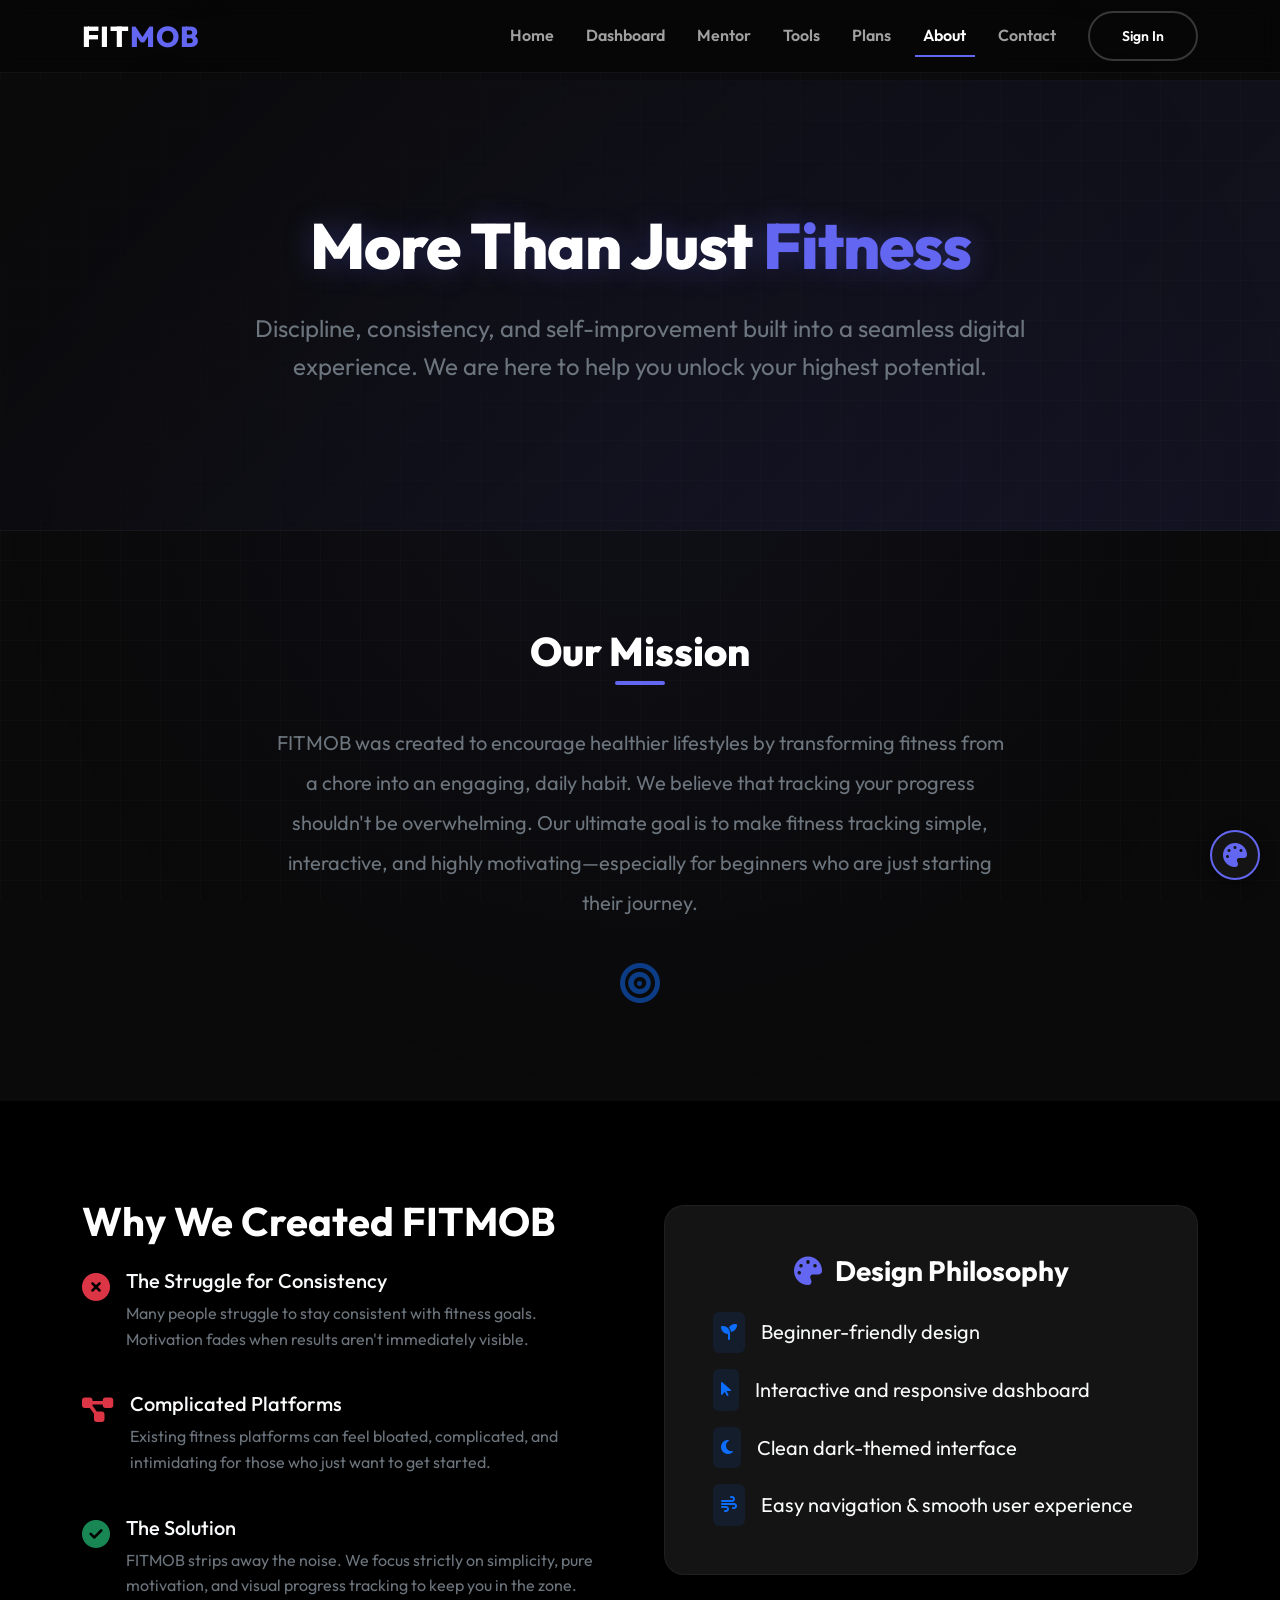
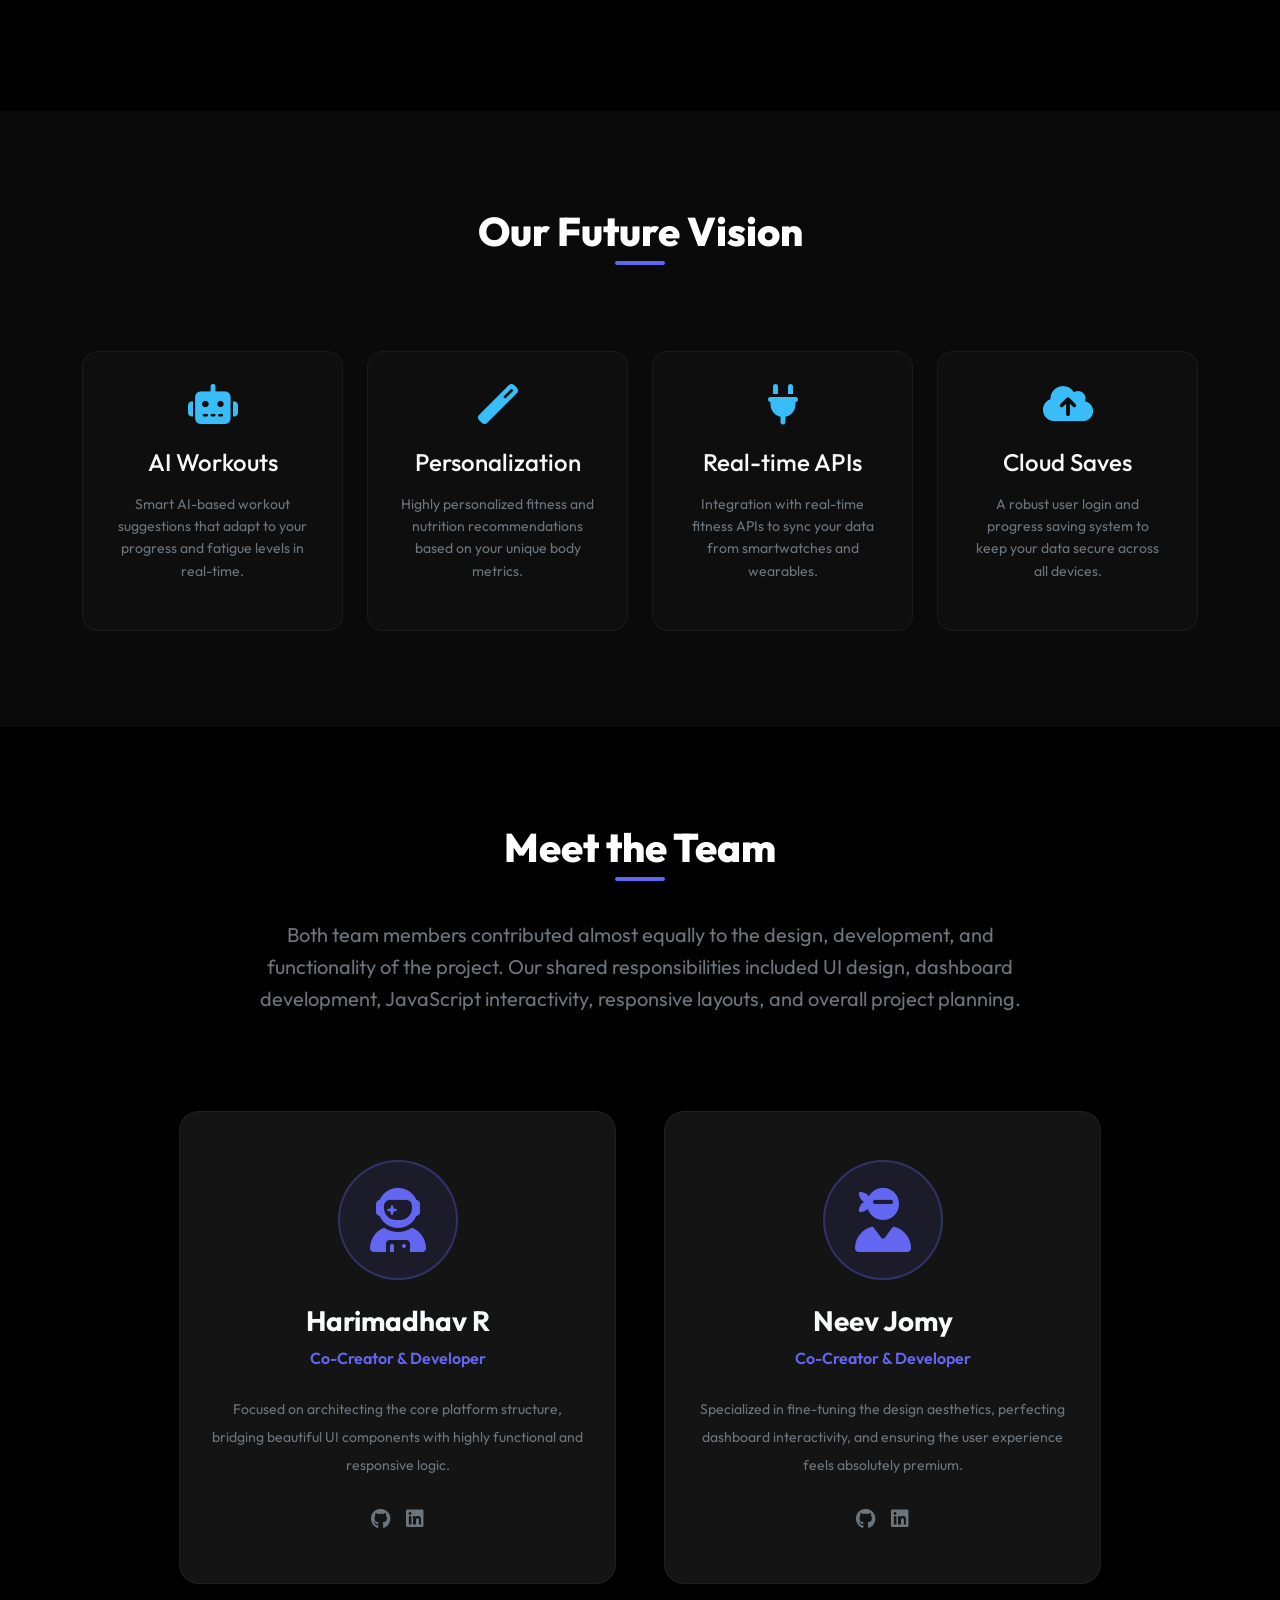
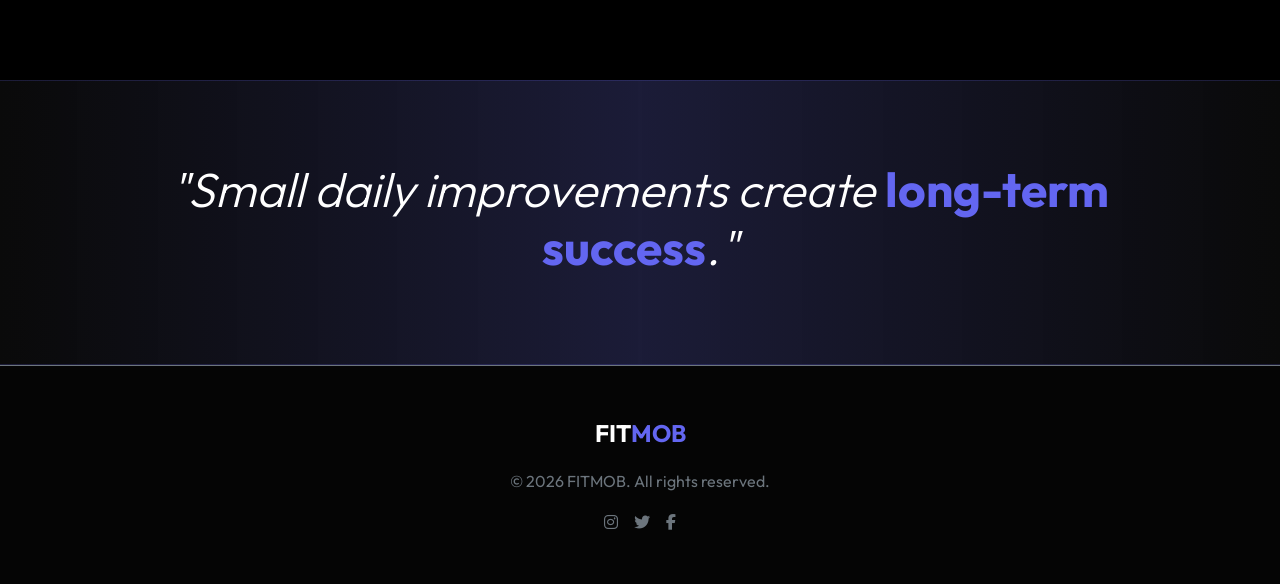
<file: about.html>
<!DOCTYPE html>
<html lang="en">

<head>
    <meta charset="UTF-8">
    <meta name="viewport" content="width=device-width, initial-scale=1.0">
    <title>FITMOB | About Us</title>
    <meta name="description" content="Learn more about FITMOB, our mission, and the team behind the platform.">
    <!-- Bootstrap 5 CSS -->
    <link href="https://cdn.jsdelivr.net/npm/bootstrap@5.3.0/dist/css/bootstrap.min.css" rel="stylesheet">
    <link rel="stylesheet" href="styles.css?v=6">
    <!-- Google Fonts -->
    <link rel="preconnect" href="https://fonts.googleapis.com">
    <link rel="preconnect" href="https://fonts.gstatic.com" crossorigin>
    <link href="https://fonts.googleapis.com/css2?family=Outfit:wght@300;400;600;800&display=swap" rel="stylesheet">
    <!-- FontAwesome for icons -->
    <link rel="stylesheet" href="https://cdnjs.cloudflare.com/ajax/libs/font-awesome/6.4.0/css/all.min.css">

    <style>
        .about-page {
            padding-top: 80px;
        }

        /* Hero Banner */
        .about-hero {
            position: relative;
            padding: 8rem 0;
            background: linear-gradient(135deg, rgba(10, 10, 10, 0.95), rgba(99, 102, 241, 0.1));
            border-bottom: 1px solid rgba(255, 255, 255, 0.05);
            text-align: center;
        }

        .about-hero h1 {
            font-size: 4rem;
            font-weight: 800;
            letter-spacing: -1px;
            margin-bottom: 1.5rem;
            text-shadow: 0 0 30px rgba(99, 102, 241, 0.3);
        }

        /* Section Typography */
        .section-header {
            font-size: 2.5rem;
            font-weight: 800;
            margin-bottom: 3rem;
            position: relative;
            display: inline-block;
        }

        .section-header::after {
            content: '';
            position: absolute;
            bottom: -10px;
            left: 50%;
            transform: translateX(-50%);
            width: 50px;
            height: 4px;
            background: var(--accent-neon);
            border-radius: 2px;
        }

        /* Team Cards */
        .team-card {
            background: var(--bg-card);
            border: 1px solid rgba(255, 255, 255, 0.05);
            border-radius: 20px;
            padding: 3rem 2rem;
            text-align: center;
            transition: var(--transition);
            height: 100%;
        }

        .team-card:hover {
            transform: translateY(-10px);
            border-color: var(--accent-neon);
            box-shadow: 0 20px 40px rgba(0, 0, 0, 0.4);
        }

        .team-avatar {
            width: 120px;
            height: 120px;
            background: rgba(99, 102, 241, 0.1);
            border-radius: 50%;
            margin: 0 auto 1.5rem auto;
            display: flex;
            align-items: center;
            justify-content: center;
            font-size: 4rem;
            color: var(--accent-neon);
            border: 2px solid rgba(99, 102, 241, 0.3);
        }

        /* Features/Vision Grid */
        .vision-icon {
            font-size: 2.5rem;
            color: #38bdf8;
            /* Blue accent */
            margin-bottom: 1.5rem;
        }

        .vision-card {
            background: rgba(255, 255, 255, 0.02);
            border: 1px solid rgba(255, 255, 255, 0.05);
            border-radius: 16px;
            padding: 2rem;
            height: 100%;
            transition: var(--transition);
        }

        .vision-card:hover {
            background: rgba(255, 255, 255, 0.05);
            transform: translateY(-5px);
            border-color: #38bdf8;
            box-shadow: 0 10px 30px rgba(56, 189, 248, 0.2);
        }

        /* Motivational Banner */
        .motivation-banner {
            background: linear-gradient(90deg, rgba(10, 10, 10, 1) 0%, rgba(99, 102, 241, 0.2) 50%, rgba(10, 10, 10, 1) 100%);
            padding: 5rem 0;
            border-top: 1px solid rgba(99, 102, 241, 0.2);
            border-bottom: 1px solid rgba(99, 102, 241, 0.2);
            text-align: center;
        }

        .motivation-banner h2 {
            font-size: 3rem;
            font-style: italic;
            font-weight: 300;
        }
    </style>
</head>

<body class="about-page">

    <!-- Bootstrap Navbar -->
    <nav class="navbar navbar-expand-lg navbar-dark fixed-top" id="navbar">
        <div class="container">
            <a class="navbar-brand" href="index.html">FIT<span>MOB</span></a>
            <button class="navbar-toggler" type="button" data-bs-toggle="collapse" data-bs-target="#navbarNav">
                <span class="navbar-toggler-icon"></span>
            </button>
            <div class="collapse navbar-collapse" id="navbarNav">
                <ul class="navbar-nav ms-auto align-items-center">
                    <li class="nav-item"><a class="nav-link" href="index.html">Home</a></li>
                    <li class="nav-item"><a class="nav-link" href="dashboard.html">Dashboard</a></li>
                    <li class="nav-item"><a class="nav-link" href="mentor.html">Mentor</a></li>
                    <li class="nav-item"><a class="nav-link" href="tools.html">Tools</a></li>
                    <li class="nav-item"><a class="nav-link" href="plans.html">Plans</a></li>
                    <li class="nav-item"><a class="nav-link active" href="about.html">About</a></li>
                    <li class="nav-item"><a class="nav-link" href="profile.html">Contact</a></li>
                    <li class="nav-item ms-lg-3"><button id="nav-signin-btn"
                            class="btn btn-secondary btn-sm rounded-pill px-4 py-2 mt-2 mt-lg-0">Sign In</button></li>
                    <li class="nav-item ms-lg-2" id="nav-profile-item" style="display: none;">
                        <a href="profile.html" class="nav-link fs-4" title="My Profile">
                            <i class="fas fa-user-circle"></i>
                        </a>
                    </li>
                </ul>
            </div>
        </div>
    </nav>

    <!-- 2. Hero/About Banner -->
    <header class="about-hero">
        <div class="container fade-in-up">
            <h1>More Than Just <span class="highlight">Fitness</span></h1>
            <p class="fs-4 text-secondary max-w-700 mx-auto" style="max-width: 800px;">
                Discipline, consistency, and self-improvement built into a seamless digital experience. We are here to
                help you unlock your highest potential.
            </p>
        </div>
    </header>

    <!-- 3. Our Mission Section -->
    <section class="py-5 my-5">
        <div class="container">
            <div class="row justify-content-center text-center">
                <div class="col-lg-8 fade-in-up" style="animation-delay: 0.2s;">
                    <h2 class="section-header">Our Mission</h2>
                    <p class="fs-5 text-secondary lh-lg mb-4">
                        FITMOB was created to encourage healthier lifestyles by transforming fitness from a chore into
                        an engaging, daily habit. We believe that tracking your progress shouldn't be overwhelming. Our
                        ultimate goal is to make fitness tracking simple, interactive, and highly motivating—especially
                        for beginners who are just starting their journey.
                    </p>
                    <i class="fas fa-bullseye fs-1 text-primary mt-3 opacity-50"></i>
                </div>
            </div>
        </div>
    </section>

    <!-- 4. Why We Created FITMOB & 5. Design Philosophy -->
    <section class="py-5 bg-black">
        <div class="container py-5">
            <div class="row g-5 align-items-center">
                <!-- Why We Created It -->
                <div class="col-lg-6 fade-in-up" style="animation-delay: 0.3s;">
                    <h2 class="fs-1 fw-bold mb-4">Why We Created FITMOB</h2>
                    <div class="d-flex flex-column gap-4">
                        <div class="d-flex gap-3">
                            <i class="fas fa-times-circle fs-3 text-danger mt-1"></i>
                            <div>
                                <h4 class="fs-5 text-light">The Struggle for Consistency</h4>
                                <p class="text-secondary">Many people struggle to stay consistent with fitness goals.
                                    Motivation fades when results aren't immediately visible.</p>
                            </div>
                        </div>
                        <div class="d-flex gap-3">
                            <i class="fas fa-project-diagram fs-3 text-danger mt-1"></i>
                            <div>
                                <h4 class="fs-5 text-light">Complicated Platforms</h4>
                                <p class="text-secondary">Existing fitness platforms can feel bloated, complicated, and
                                    intimidating for those who just want to get started.</p>
                            </div>
                        </div>
                        <div class="d-flex gap-3">
                            <i class="fas fa-check-circle fs-3 text-success mt-1"></i>
                            <div>
                                <h4 class="fs-5 text-light">The Solution</h4>
                                <p class="text-secondary">FITMOB strips away the noise. We focus strictly on simplicity,
                                    pure motivation, and visual progress tracking to keep you in the zone.</p>
                            </div>
                        </div>
                    </div>
                </div>

                <!-- Design Philosophy -->
                <div class="col-lg-6 fade-in-up" style="animation-delay: 0.4s;">
                    <div class="card bg-dark border-0 rounded-4 p-5" style="box-shadow: 0 20px 50px rgba(0,0,0,0.5);">
                        <h2 class="fs-3 fw-bold mb-4 text-center"><i class="fas fa-palette highlight me-2"></i> Design
                            Philosophy</h2>
                        <ul class="list-unstyled d-flex flex-column gap-3 mb-0">
                            <li class="d-flex align-items-center gap-3">
                                <div class="bg-primary bg-opacity-10 p-2 rounded"><i
                                        class="fas fa-seedling text-primary"></i></div>
                                <span class="fs-5 text-light">Beginner-friendly design</span>
                            </li>
                            <li class="d-flex align-items-center gap-3">
                                <div class="bg-primary bg-opacity-10 p-2 rounded"><i
                                        class="fas fa-mouse-pointer text-primary"></i></div>
                                <span class="fs-5 text-light">Interactive and responsive dashboard</span>
                            </li>
                            <li class="d-flex align-items-center gap-3">
                                <div class="bg-primary bg-opacity-10 p-2 rounded"><i
                                        class="fas fa-moon text-primary"></i></div>
                                <span class="fs-5 text-light">Clean dark-themed interface</span>
                            </li>
                            <li class="d-flex align-items-center gap-3">
                                <div class="bg-primary bg-opacity-10 p-2 rounded"><i
                                        class="fas fa-wind text-primary"></i></div>
                                <span class="fs-5 text-light">Easy navigation & smooth user experience</span>
                            </li>
                        </ul>
                    </div>
                </div>
            </div>
        </div>
    </section>

    <!-- 6. Future Vision Section -->
    <section class="py-5 my-5">
        <div class="container text-center">
            <h2 class="section-header fade-in-up">Our Future Vision</h2>
            <div class="row g-4 mt-4">
                <div class="col-md-6 col-lg-3 fade-in-up" style="animation-delay: 0.1s;">
                    <div class="vision-card">
                        <i class="fas fa-robot vision-icon"></i>
                        <h4 class="text-light mb-3">AI Workouts</h4>
                        <p class="text-secondary small">Smart AI-based workout suggestions that adapt to your progress
                            and fatigue levels in real-time.</p>
                    </div>
                </div>
                <div class="col-md-6 col-lg-3 fade-in-up" style="animation-delay: 0.2s;">
                    <div class="vision-card">
                        <i class="fas fa-magic vision-icon"></i>
                        <h4 class="text-light mb-3">Personalization</h4>
                        <p class="text-secondary small">Highly personalized fitness and nutrition recommendations based
                            on your unique body metrics.</p>
                    </div>
                </div>
                <div class="col-md-6 col-lg-3 fade-in-up" style="animation-delay: 0.3s;">
                    <div class="vision-card">
                        <i class="fas fa-plug vision-icon"></i>
                        <h4 class="text-light mb-3">Real-time APIs</h4>
                        <p class="text-secondary small">Integration with real-time fitness APIs to sync your data from
                            smartwatches and wearables.</p>
                    </div>
                </div>
                <div class="col-md-6 col-lg-3 fade-in-up" style="animation-delay: 0.4s;">
                    <div class="vision-card">
                        <i class="fas fa-cloud-upload-alt vision-icon"></i>
                        <h4 class="text-light mb-3">Cloud Saves</h4>
                        <p class="text-secondary small">A robust user login and progress saving system to keep your data
                            secure across all devices.</p>
                    </div>
                </div>
            </div>
        </div>
    </section>

    <!-- 7. Meet the Team Section -->
    <section class="py-5 bg-black">
        <div class="container py-5">
            <div class="text-center mb-5 fade-in-up">
                <h2 class="section-header">Meet the Team</h2>
                <p class="text-secondary fs-5 max-w-700 mx-auto" style="max-width: 800px;">
                    Both team members contributed almost equally to the design, development, and functionality of the
                    project. Our shared responsibilities included UI design, dashboard development, JavaScript
                    interactivity, responsive layouts, and overall project planning.
                </p>
            </div>

            <div class="row justify-content-center g-5 mt-2">
                <!-- Team Member 1 -->
                <div class="col-md-6 col-lg-5 fade-in-up" style="animation-delay: 0.2s;">
                    <div class="team-card">
                        <div class="team-avatar">
                            <i class="fas fa-user-astronaut"></i>
                        </div>
                        <h3 class="fs-3 fw-bold text-light mb-2">Harimadhav R</h3>
                        <p class="highlight fw-semibold mb-4">Co-Creator & Developer</p>
                        <p class="text-secondary small lh-lg">Focused on architecting the core platform structure,
                            bridging beautiful UI components with highly functional and responsive logic.</p>
                        <div class="d-flex justify-content-center gap-3 mt-4">
                            <a href="https://github.com/hariharihari16" target="_blank" class="text-secondary fs-5"><i
                                    class="fab fa-github"></i></a>
                            <a href="https://www.linkedin.com/in/harimadhav-r-a22502301/" target="_blank"
                                class="text-secondary fs-5"><i class="fab fa-linkedin"></i></a>
                        </div>
                    </div>
                </div>

                <!-- Team Member 2 -->
                <div class="col-md-6 col-lg-5 fade-in-up" style="animation-delay: 0.4s;">
                    <div class="team-card">
                        <div class="team-avatar">
                            <i class="fas fa-user-ninja"></i>
                        </div>
                        <h3 class="fs-3 fw-bold text-light mb-2">Neev Jomy</h3>
                        <p class="highlight fw-semibold mb-4">Co-Creator & Developer</p>
                        <p class="text-secondary small lh-lg">Specialized in fine-tuning the design aesthetics,
                            perfecting dashboard interactivity, and ensuring the user experience feels absolutely
                            premium.</p>
                        <div class="d-flex justify-content-center gap-3 mt-4">
                            <a href="https://github.com/neevjomy" target="_blank" class="text-secondary fs-5"><i
                                    class="fab fa-github"></i></a>
                            <a href="https://linkedin.com/in/neevjomy" target="_blank" class="text-secondary fs-5"><i
                                    class="fab fa-linkedin"></i></a>
                        </div>
                    </div>
                </div>
            </div>
        </div>
    </section>

    <!-- 8. Motivation Banner -->
    <section class="motivation-banner fade-in-up">
        <div class="container">
            <h2>"Small daily improvements create <span class="highlight fw-bold" style="font-style: normal;">long-term
                    success</span>."</h2>
        </div>
    </section>

    <!-- Footer -->
    <footer class="py-5 border-top border-secondary">
        <div class="container text-center">
            <div class="fs-4 fw-bold mb-3">FIT<span class="highlight">MOB</span></div>
            <p class="text-secondary">&copy; 2026 FITMOB. All rights reserved.</p>
            <div class="d-flex justify-content-center gap-3 mt-3">
                <a href="#" class="text-secondary"><i class="fab fa-instagram"></i></a>
                <a href="#" class="text-secondary"><i class="fab fa-twitter"></i></a>
                <a href="#" class="text-secondary"><i class="fab fa-facebook-f"></i></a>
            </div>
        </div>
    </footer>

    <!-- Sign In Modal -->
    <div id="signin-modal" class="modal">
        <div class="modal-content">
            <span class="close-btn">&times;</span>
            <h2 id="modal-title">Welcome to FIT<span class="highlight">MOB</span></h2>
            <p id="modal-subtitle">Sign in to access your personal dashboard.</p>

            <form id="auth-form" class="auth-form">
                <div class="mb-3 text-start">
                    <input type="text" id="auth-username" class="form-control" placeholder="Username" required
                        minlength="3">
                </div>
                <div class="mb-3 text-start">
                    <input type="password" id="auth-password" class="form-control" placeholder="Password" required
                        minlength="4">
                </div>
                <p id="auth-error" class="auth-error text-danger small"></p>
                <button type="submit" id="auth-submit-btn" class="btn btn-primary w-100">Sign In</button>
            </form>

            <div class="form-toggle text-center mt-3">
                <span id="form-toggle-text" class="text-secondary">Don't have an account? <a href="#"
                        id="toggle-auth-link" class="highlight">Create one</a></span>
            </div>

            <div class="my-3 text-secondary"><span>OR</span></div>
            <button id="btn-guest" class="btn btn-secondary w-100">
                <i class="fas fa-user-astronaut me-2"></i> Continue as Guest
            </button>
        </div>
    </div>

    <!-- Bootstrap 5 JS Bundle -->
    <script src="https://cdn.jsdelivr.net/npm/bootstrap@5.3.0/dist/js/bootstrap.bundle.min.js"></script>
    <!-- Core JS for Auth & Nav -->
    <script src="script.js?v=6"></script>

    <!-- Optional: Add an intersection observer specific to this page for animations if script.js isn't catching them -->
    <script>
        document.addEventListener('DOMContentLoaded', () => {
            const faders = document.querySelectorAll('.fade-in-up');
            const appearOptions = { threshold: 0.1, rootMargin: "0px 0px -50px 0px" };

            const appearOnScroll = new IntersectionObserver(function (entries, observer) {
                entries.forEach(entry => {
                    if (!entry.isIntersecting) return;
                    entry.target.style.animationPlayState = 'running';
                    // We let script.js handle the actual addition of classes, but if needed we could add an active class here
                    observer.unobserve(entry.target);
                });
            }, appearOptions);

            faders.forEach(fader => {
                fader.style.animationPlayState = 'paused'; // pause until observed
                appearOnScroll.observe(fader);
            });
        });
    </script>
</body>

</html>
</file>
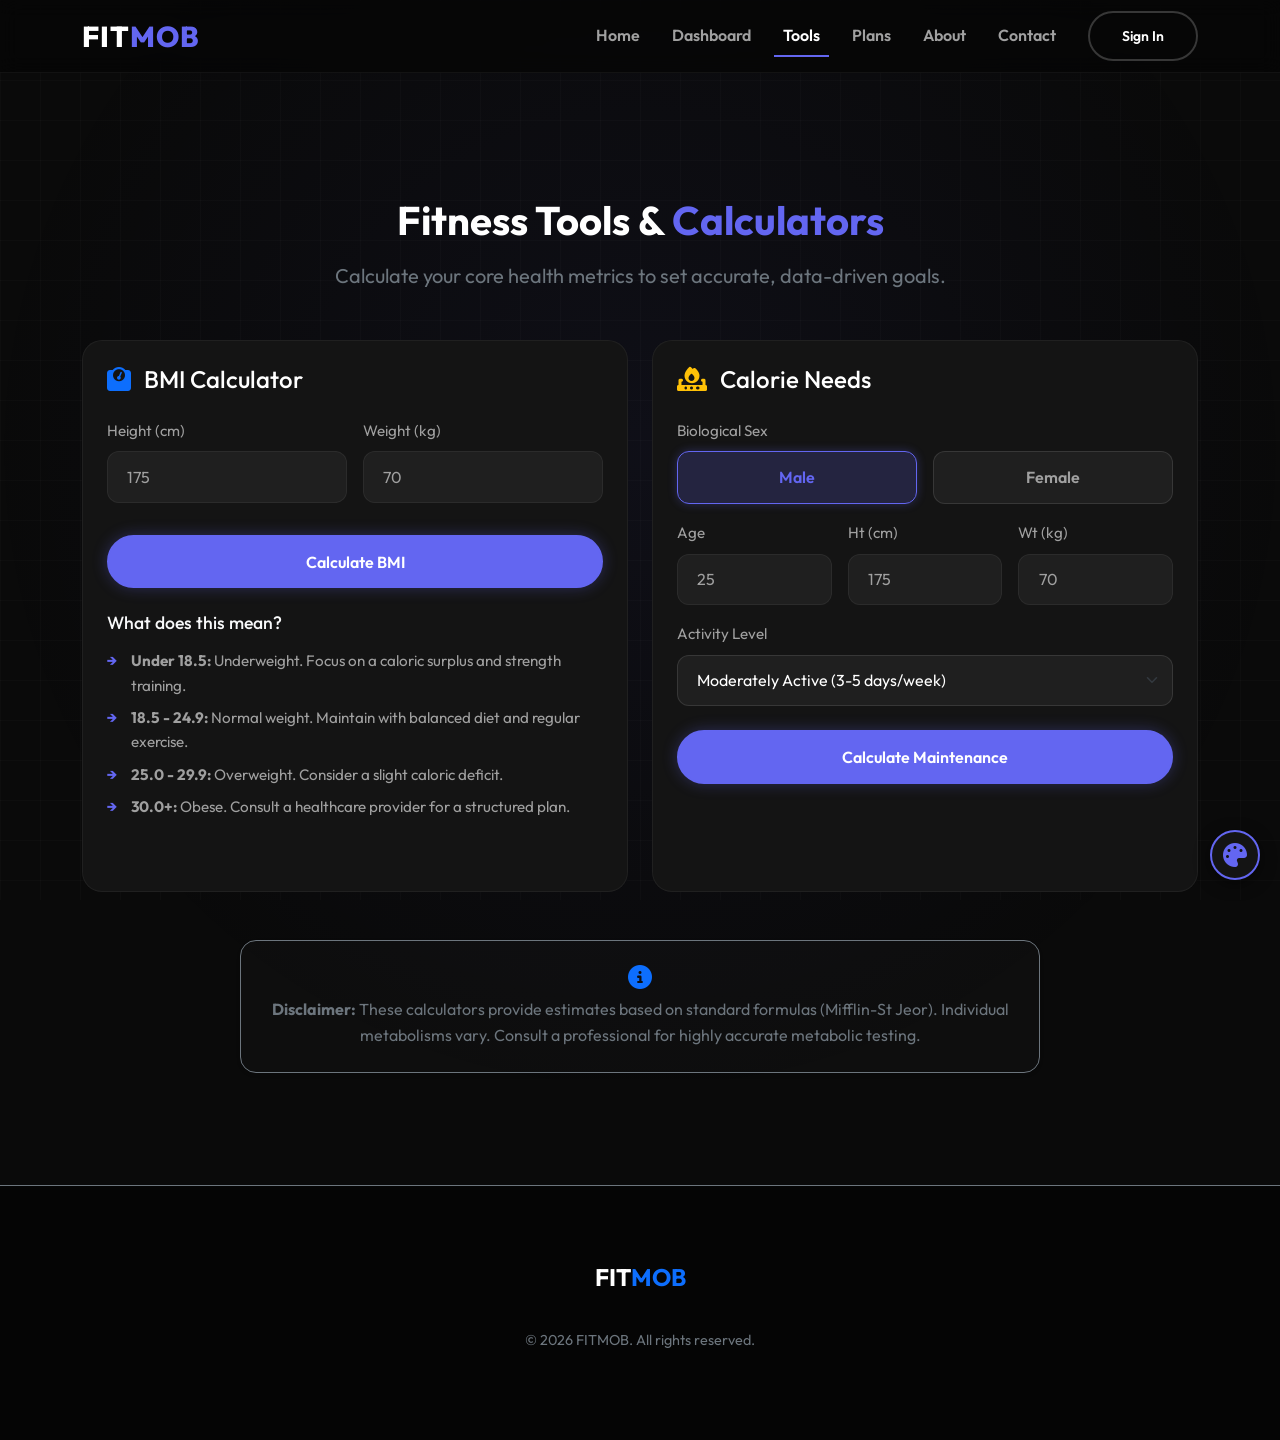
<file: tools.html>
<!DOCTYPE html>
<html lang="en">
<head>
    <meta charset="UTF-8">
    <meta name="viewport" content="width=device-width, initial-scale=1.0">
    <title>FITMOB | Health Tools & Calculators</title>
    <meta name="description" content="Calculate your BMI, estimate daily calories, and get health tips on FITMOB.">
    <!-- Bootstrap 5 CSS -->
    <link href="https://cdn.jsdelivr.net/npm/bootstrap@5.3.0/dist/css/bootstrap.min.css" rel="stylesheet">
    <link rel="stylesheet" href="styles.css?v=7">
    <!-- Google Fonts -->
    <link rel="preconnect" href="https://fonts.googleapis.com">
    <link rel="preconnect" href="https://fonts.gstatic.com" crossorigin>
    <link href="https://fonts.googleapis.com/css2?family=Outfit:wght@300;400;600;800&display=swap" rel="stylesheet">
    <!-- FontAwesome for icons -->
    <link rel="stylesheet" href="https://cdnjs.cloudflare.com/ajax/libs/font-awesome/6.4.0/css/all.min.css">
    <style>
        /* Specific Tools Page Styles to complement styles.css */
        .tools-page {
            padding-top: 100px; /* Offset for navbar */
            min-height: 100vh;
        }

        .gender-toggle {
            display: flex;
            gap: 1rem;
            margin-bottom: 1rem;
        }

        .gender-btn {
            flex: 1;
            background: rgba(255, 255, 255, 0.05);
            border: 1px solid rgba(255, 255, 255, 0.1);
            color: var(--text-secondary);
            padding: 0.8rem;
            border-radius: 12px;
            cursor: pointer;
            transition: var(--transition);
            font-weight: 600;
        }

        .gender-btn:hover {
            background: rgba(255, 255, 255, 0.1);
            color: var(--text-primary);
        }

        .gender-btn.active {
            background: rgba(99, 102, 241, 0.2);
            border-color: var(--accent-neon);
            color: var(--accent-neon);
            box-shadow: 0 0 10px rgba(99, 102, 241, 0.3);
        }

        .result-box {
            margin-top: 1.5rem;
            padding: 1.5rem;
            background: rgba(0, 0, 0, 0.3);
            border-radius: 12px;
            border: 1px solid rgba(255, 255, 255, 0.05);
            text-align: center;
            display: none;
            animation: fadeIn 0.4s ease;
        }

        .result-box.show {
            display: block;
        }

        .result-value {
            font-size: 2.5rem;
            font-weight: 800;
            color: var(--text-primary);
            margin: 0.5rem 0;
            text-shadow: 0 0 15px rgba(99, 102, 241, 0.3);
        }

        .result-category {
            font-size: 1.2rem;
            font-weight: 600;
            text-transform: uppercase;
            letter-spacing: 1px;
        }

        /* BMI Colors */
        .cat-underweight { color: #3b82f6; }
        .cat-normal { color: #22c55e; text-shadow: 0 0 10px rgba(34, 197, 94, 0.4); }
        .cat-overweight { color: #f59e0b; }
        .cat-obese { color: #ef4444; }

        .tips-list {
            margin-top: 2rem;
            text-align: left;
        }

        .tips-list h4 {
            font-size: 1.1rem;
            margin-bottom: 1rem;
            color: var(--text-primary);
        }

        .tips-list ul {
            padding-left: 0;
        }

        .tips-list li {
            position: relative;
            padding-left: 1.5rem;
            margin-bottom: 0.5rem;
            color: var(--text-secondary);
            font-size: 0.95rem;
        }

        .tips-list li::before {
            content: '→';
            position: absolute;
            left: 0;
            color: var(--accent-neon);
            font-weight: bold;
        }
    </style>
</head>
<body class="tools-page">
    <!-- Bootstrap Navbar -->
    <nav class="navbar navbar-expand-lg navbar-dark fixed-top" id="navbar">
        <div class="container">
            <a class="navbar-brand" href="index.html">FIT<span>MOB</span></a>
            <button class="navbar-toggler" type="button" data-bs-toggle="collapse" data-bs-target="#navbarNav">
                <span class="navbar-toggler-icon"></span>
            </button>
            <div class="collapse navbar-collapse" id="navbarNav">
                <ul class="navbar-nav ms-auto align-items-center">
                    <li class="nav-item"><a class="nav-link" href="index.html">Home</a></li>
                    <li class="nav-item"><a class="nav-link" href="dashboard.html">Dashboard</a></li>
                    <li class="nav-item"><a class="nav-link active" href="tools.html">Tools</a></li>
                    <li class="nav-item"><a class="nav-link" href="plans.html">Plans</a></li>
                    <li class="nav-item"><a class="nav-link" href="about.html">About</a></li>
                    <li class="nav-item"><a class="nav-link" href="profile.html">Contact</a></li>
                    <li class="nav-item ms-lg-3"><button id="nav-signin-btn" class="btn btn-secondary btn-sm rounded-pill px-4 py-2 mt-2 mt-lg-0">Sign In</button></li>
                    <li class="nav-item ms-lg-2" id="nav-profile-item" style="display: none;">
                        <a href="profile.html" class="nav-link fs-4" title="My Profile">
                            <i class="fas fa-user-circle"></i>
                        </a>
                    </li>
                </ul>
            </div>
        </div>
    </nav>

    <!-- Main Content -->
    <main class="container py-5 mt-4">
        <header class="text-center mb-5 fade-in-up">
            <h1 class="fw-bold mb-3 fs-1 mt-4">Fitness Tools & <span class="highlight">Calculators</span></h1>
            <p class="text-secondary fs-5">Calculate your core health metrics to set accurate, data-driven goals.</p>
        </header>

        <div class="row g-4 mb-5">
            <!-- BMI Calculator -->
            <div class="col-lg-6">
                <section class="card calculator-card fade-in-up p-4 border-0 h-100" style="animation-delay: 0.1s;">
                    <h2 class="fs-4 mb-4"><i class="fas fa-weight-scale text-primary me-2"></i> BMI Calculator</h2>
                    
                    <form id="bmi-form">
                        <div class="row g-3 mb-3">
                            <div class="col-6">
                                <label class="form-label" for="bmi-height">Height (cm)</label>
                                <input type="number" id="bmi-height" class="form-control" placeholder="175" required min="50" max="300">
                            </div>
                            <div class="col-6">
                                <label class="form-label" for="bmi-weight">Weight (kg)</label>
                                <input type="number" id="bmi-weight" class="form-control" placeholder="70" required min="20" max="400">
                            </div>
                        </div>
                        <button type="submit" class="btn btn-primary w-100 mt-3">Calculate BMI</button>
                    </form>

                    <!-- BMI Result -->
                    <div id="bmi-result-box" class="result-box mt-4">
                        <p class="mb-1 text-secondary">Your Body Mass Index</p>
                        <div id="bmi-value" class="result-value">--</div>
                        <div id="bmi-category" class="result-category">Waiting for input...</div>
                    </div>

                    <!-- BMI Info -->
                    <div class="tips-list mt-4">
                        <h4 class="text-light">What does this mean?</h4>
                        <ul class="text-secondary small">
                            <li><strong>Under 18.5:</strong> Underweight. Focus on a caloric surplus and strength training.</li>
                            <li><strong>18.5 - 24.9:</strong> Normal weight. Maintain with balanced diet and regular exercise.</li>
                            <li><strong>25.0 - 29.9:</strong> Overweight. Consider a slight caloric deficit.</li>
                            <li><strong>30.0+:</strong> Obese. Consult a healthcare provider for a structured plan.</li>
                        </ul>
                    </div>
                </section>
            </div>

            <!-- Calorie Calculator -->
            <div class="col-lg-6">
                <section class="card calculator-card fade-in-up p-4 border-0 h-100" style="animation-delay: 0.2s;">
                    <h2 class="fs-4 mb-4"><i class="fas fa-fire-burner text-warning me-2"></i> Calorie Needs</h2>
                    
                    <form id="calorie-form">
                        <label class="form-label">Biological Sex</label>
                        <div class="gender-toggle">
                            <button type="button" class="gender-btn active" data-gender="male">Male</button>
                            <button type="button" class="gender-btn" data-gender="female">Female</button>
                        </div>

                        <div class="row g-3 mb-3">
                            <div class="col-4">
                                <label class="form-label" for="cal-age">Age</label>
                                <input type="number" id="cal-age" class="form-control" placeholder="25" required min="15" max="100">
                            </div>
                            <div class="col-4">
                                <label class="form-label" for="cal-height">Ht (cm)</label>
                                <input type="number" id="cal-height" class="form-control" placeholder="175" required min="100" max="250">
                            </div>
                            <div class="col-4">
                                <label class="form-label" for="cal-weight">Wt (kg)</label>
                                <input type="number" id="cal-weight" class="form-control" placeholder="70" required min="30" max="250">
                            </div>
                        </div>

                        <div class="mb-3">
                            <label class="form-label" for="cal-activity">Activity Level</label>
                            <select id="cal-activity" class="form-select bg-dark text-light border-secondary">
                                <option value="1.2">Sedentary (Little/no exercise)</option>
                                <option value="1.375">Light Active (1-3 days/week)</option>
                                <option value="1.55" selected>Moderately Active (3-5 days/week)</option>
                                <option value="1.725">Very Active (6-7 days/week)</option>
                                <option value="1.9">Extra Active (Physical job + training)</option>
                            </select>
                        </div>

                        <button type="submit" class="btn btn-primary w-100 mt-2">Calculate Maintenance</button>
                    </form>

                    <!-- Calorie Result -->
                    <div id="cal-result-box" class="result-box mt-4">
                        <p class="mb-1 text-secondary">Maintenance Calories (TDEE)</p>
                        <div id="cal-value" class="result-value" style="color: var(--accent-neon);">--</div>
                        <p class="small text-secondary mb-0">calories / day</p>
                    </div>
                </section>
            </div>
        </div>

        <!-- Info Alert -->
        <div class="alert alert-dark text-center py-4 fade-in border-secondary text-secondary rounded-4 shadow-sm mx-auto" style="max-width: 800px; background: rgba(255,255,255,0.02);">
            <i class="fas fa-info-circle text-primary fs-4 mb-2 d-block"></i>
            <strong>Disclaimer:</strong> These calculators provide estimates based on standard formulas (Mifflin-St Jeor). Individual metabolisms vary. Consult a professional for highly accurate metabolic testing.
        </div>
    </main>

    <!-- Footer -->
    <footer class="mt-5 border-top border-secondary">
        <div class="container footer-content text-center py-4">
            <div class="footer-logo fs-4 fw-bold">FIT<span class="text-primary">MOB</span></div>
            <p class="text-secondary mt-2">&copy; 2026 FITMOB. All rights reserved.</p>
        </div>
    </footer>

    <!-- Sign In Modal -->
    <div id="signin-modal" class="modal">
        <div class="modal-content">
            <span class="close-btn">&times;</span>
            <h2 id="modal-title">Welcome to FIT<span class="highlight">MOB</span></h2>
            <p id="modal-subtitle">Sign in to access your personal dashboard.</p>
            
            <form id="auth-form" class="auth-form">
                <div class="mb-3">
                    <input type="text" id="auth-username" class="form-control" placeholder="Username" required minlength="3">
                </div>
                <div class="mb-3">
                    <input type="password" id="auth-password" class="form-control" placeholder="Password" required minlength="4">
                </div>
                <p id="auth-error" class="auth-error text-danger"></p>
                <button type="submit" id="auth-submit-btn" class="btn btn-primary w-100">Sign In</button>
            </form>
            
            <div class="form-toggle text-center mt-3">
                <span id="form-toggle-text" class="text-secondary">Don't have an account? <a href="#" id="toggle-auth-link" class="highlight">Create one</a></span>
            </div>

            <div class="modal-divider my-3"><span>OR</span></div>
            <button id="btn-guest" class="btn btn-secondary w-100">
                <i class="fas fa-user-astronaut me-2"></i> Continue as Guest
            </button>
        </div>
    </div>

    <!-- Bootstrap 5 JS Bundle -->
    <script src="https://cdn.jsdelivr.net/npm/bootstrap@5.3.0/dist/js/bootstrap.bundle.min.js"></script>
    <script src="script.js?v=4"></script>
    <script src="tools.js?v=6"></script>
</body>
</html>
</file>
<file: styles.css>
/* Base Styles & Variables */
:root {
    --bg-dark: #0a0a0a;
    --bg-darker: #050505;
    --bg-card: #141414;
    --accent-neon: #6366f1;
    --accent-neon-hover: #4f46e5;
    --text-primary: #ffffff;
    --text-secondary: #a0a0a0;
    --font-main: 'Outfit', sans-serif;
    --transition: all 0.3s ease;
}

* {
    margin: 0;
    padding: 0;
    box-sizing: border-box;
}

html {
    /* Removed scroll-behavior: smooth to fix trackpad/mousewheel jank */
}

body {
    font-family: var(--font-main);
    background-color: var(--bg-dark);
    color: var(--text-primary);
    line-height: 1.6;
    overflow-x: hidden;
    position: relative;
    z-index: 0;
}

/* Premium Background Grid & Dynamic Glow */
body::before {
    content: '';
    position: fixed;
    top: 0;
    left: 0;
    width: 100vw;
    height: 100vh;
    background-image: 
        linear-gradient(rgba(255, 255, 255, 0.02) 1px, transparent 1px),
        linear-gradient(90deg, rgba(255, 255, 255, 0.02) 1px, transparent 1px);
    background-size: 40px 40px;
    z-index: -2;
    pointer-events: none;
}

body::after {
    content: '';
    position: fixed;
    top: -20%;
    left: -20%;
    width: 140vw;
    height: 140vh;
    background: radial-gradient(circle at center, var(--accent-neon) 0%, transparent 60%);
    opacity: 0.06;
    z-index: -1;
    pointer-events: none;
    animation: pulseGlow 15s ease-in-out infinite alternate;
}

@keyframes pulseGlow {
    0% { transform: scale(1) translate(0, 0); }
    50% { transform: scale(1.1) translate(5%, 5%); }
    100% { transform: scale(1) translate(-5%, -5%); }
}

a {
    text-decoration: none;
    color: inherit;
}

ul {
    list-style: none;
}

.highlight {
    color: var(--accent-neon);
}

/* Bootstrap Navbar Overrides */
.navbar {
    background: rgba(5, 5, 5, 0.8) !important;
    backdrop-filter: blur(10px);
    -webkit-backdrop-filter: blur(10px);
    border-bottom: 1px solid rgba(255, 255, 255, 0.05);
    transition: var(--transition);
}

.navbar.scrolled {
    background: rgba(5, 5, 5, 0.95) !important;
    box-shadow: 0 5px 20px rgba(0, 0, 0, 0.5) !important;
}

.navbar-brand {
    font-size: 1.8rem;
    font-weight: 800;
    letter-spacing: 1px;
    color: var(--text-primary) !important;
}

.navbar-brand span {
    color: var(--accent-neon);
}

.nav-link {
    font-size: 1rem;
    font-weight: 600;
    color: var(--text-secondary) !important;
    transition: var(--transition);
    position: relative;
    padding: 0.5rem 1rem !important;
}

.nav-link:hover, .nav-link.active {
    color: var(--text-primary) !important;
}

.nav-link::after {
    content: '';
    position: absolute;
    bottom: 0;
    left: 10%;
    width: 0;
    height: 2px;
    background-color: var(--accent-neon);
    transition: width 0.3s ease;
}

.nav-link:hover::after, .nav-link.active::after {
    width: 80%;
}

.navbar-toggler {
    border-color: rgba(255, 255, 255, 0.1) !important;
}

.navbar-toggler-icon {
    background-image: url("data:image/svg+xml,%3csvg xmlns='http://www.w3.org/2000/svg' viewBox='0 0 30 30'%3e%3cpath stroke='rgba%28255, 255, 255, 1%29' stroke-linecap='round' stroke-miterlimit='10' stroke-width='2' d='M4 7h22M4 15h22M4 23h22'/%3e%3c/svg%3e") !important;
}

/* Hero Section */
.hero {
    height: 100vh;
    display: flex;
    align-items: center;
    justify-content: center;
    text-align: center;
    position: relative;
    padding: 0 2rem;
    overflow: hidden;
}

.hero-video {
    position: absolute;
    top: 0;
    left: 0;
    width: 100%;
    height: 100%;
    object-fit: cover;
    z-index: 0;
}

.hero-overlay {
    position: absolute;
    top: 0;
    left: 0;
    width: 100%;
    height: 100%;
    background: radial-gradient(circle at center, rgba(22, 22, 42, 0.6) 0%, rgba(5, 5, 5, 0.9) 100%);
    z-index: 1;
}

.hero-content {
    max-width: 800px;
    z-index: 2;
    position: relative;
}

.hero h1 {
    font-size: clamp(2.5rem, 5vw, 4.5rem);
    line-height: 1.1;
    margin-bottom: 1.5rem;
    font-weight: 800;
}

.hero p {
    font-size: clamp(1rem, 2vw, 1.25rem);
    color: var(--text-secondary);
    margin-bottom: 2.5rem;
    max-width: 600px;
    margin-inline: auto;
}

.hero-buttons {
    display: flex;
    gap: 1.5rem;
    justify-content: center;
}

/* =========================================
   Bootstrap Overrides (Cards, Forms, Buttons)
   ========================================= */

/* Cards */
.card {
    background-color: var(--bg-card) !important;
    border: 1px solid rgba(255, 255, 255, 0.05) !important;
    border-radius: 20px !important;
    color: var(--text-primary);
    transition: var(--transition);
}

.card:hover {
    transform: translateY(-5px);
    box-shadow: 0 10px 30px rgba(0, 0, 0, 0.5) !important;
    border-color: rgba(99, 102, 241, 0.2) !important;
}

/* Forms */
.form-control, .form-select {
    background-color: rgba(255, 255, 255, 0.05) !important;
    border: 1px solid rgba(255, 255, 255, 0.1) !important;
    color: var(--text-primary) !important;
    border-radius: 12px !important;
    padding: 0.8rem 1.2rem !important;
}

.form-control:focus, .form-select:focus {
    background-color: rgba(99, 102, 241, 0.05) !important;
    border-color: var(--accent-neon) !important;
    box-shadow: 0 0 10px rgba(99, 102, 241, 0.2) !important;
}

.form-control::placeholder {
    color: var(--text-secondary) !important;
}

.form-label {
    color: var(--text-secondary);
    font-size: 0.95rem;
    margin-bottom: 0.5rem;
}

/* Buttons */
.btn-primary {
    background-color: var(--accent-neon) !important;
    color: var(--text-primary) !important;
    border: 2px solid var(--accent-neon) !important;
    box-shadow: 0 0 15px rgba(99, 102, 241, 0.3) !important;
    border-radius: 50px !important;
    padding: 0.8rem 2rem !important;
    font-weight: 600 !important;
    transition: var(--transition) !important;
}

.btn-primary:hover {
    background-color: transparent !important;
    color: var(--accent-neon) !important;
    box-shadow: 0 0 30px rgba(99, 102, 241, 0.5) !important;
}

.btn-secondary {
    background-color: transparent !important;
    color: var(--text-primary) !important;
    border: 2px solid rgba(255, 255, 255, 0.2) !important;
    border-radius: 50px !important;
    padding: 0.8rem 2rem !important;
    font-weight: 600 !important;
    transition: var(--transition) !important;
}

.btn-secondary:hover {
    border-color: var(--text-primary) !important;
    background-color: rgba(255, 255, 255, 0.05) !important;
}

/* Features Section Legacy Support */
.features {
    padding: 6rem 2rem;
}

.section-header {
    text-align: center;
    margin-bottom: 4rem;
}

.section-header h2 {
    font-size: 2.5rem;
    margin-bottom: 1rem;
}

.section-header p {
    color: var(--text-secondary);
    font-size: 1.1rem;
}

.features-grid {
    display: grid;
    grid-template-columns: repeat(auto-fit, minmax(250px, 1fr));
    gap: 2rem;
}

.feature-card {
    background-color: var(--bg-card);
    padding: 2.5rem 2rem;
    border-radius: 20px;
    border: 1px solid rgba(255, 255, 255, 0.05);
    transition: var(--transition);
    position: relative;
    overflow: hidden;
    display: flex;
    flex-direction: column;
}

.feature-card::before {
    content: '';
    position: absolute;
    top: 0;
    left: 0;
    width: 100%;
    height: 4px;
    background: var(--accent-neon);
    transform: scaleX(0);
    transform-origin: left;
    transition: transform 0.4s ease;
}

.feature-card:hover {
    transform: translateY(-10px);
    box-shadow: 0 15px 30px rgba(0, 0, 0, 0.5);
    border-color: rgba(99, 102, 241, 0.2);
}

.feature-card:hover::before {
    transform: scaleX(1);
}

.icon-wrapper {
    width: 60px;
    height: 60px;
    border-radius: 15px;
    background: rgba(99, 102, 241, 0.1);
    display: flex;
    align-items: center;
    justify-content: center;
    margin-bottom: 1.5rem;
    color: var(--accent-neon);
    font-size: 1.8rem;
    transition: var(--transition);
}

.feature-card:hover .icon-wrapper {
    background: var(--accent-neon);
    color: var(--bg-darker);
    transform: scale(1.1) rotate(5deg);
}

.feature-card h3 {
    font-size: 1.3rem;
    margin-bottom: 1rem;
}

.feature-card p {
    color: var(--text-secondary);
    font-size: 0.95rem;
    margin-bottom: 2rem;
    flex-grow: 1;
}

.card-link {
    display: inline-flex;
    align-items: center;
    gap: 0.5rem;
    color: var(--accent-neon);
    font-weight: 600;
    font-size: 0.9rem;
    text-transform: uppercase;
}

.card-link i {
    transition: transform 0.3s ease;
}

.card-link:hover i {
    transform: translateX(5px);
}

/* Stats Banner */
.stats-banner {
    background: linear-gradient(90deg, rgba(10,10,10,1) 0%, rgba(30,30,50,0.8) 50%, rgba(10,10,10,1) 100%);
    border-top: 1px solid rgba(99, 102, 241, 0.2);
    border-bottom: 1px solid rgba(99, 102, 241, 0.2);
    padding: 3rem 2rem;
}

.stats-container {
    max-width: 1200px;
    margin: 0 auto;
    display: flex;
    justify-content: space-around;
    flex-wrap: wrap;
    gap: 2rem;
}

.stat-item {
    text-align: center;
}

.stat-number {
    font-size: 3rem;
    font-weight: 800;
    color: var(--accent-neon);
    margin-bottom: 0.5rem;
    text-shadow: 0 0 15px rgba(99, 102, 241, 0.4);
}

.stat-label {
    font-size: 1rem;
    color: var(--text-secondary);
    text-transform: uppercase;
    letter-spacing: 1px;
}

/* Why Choose Us */
.why-choose-us {
    margin: 6rem 0;
}

.why-content h2 {
    font-size: 2.5rem;
    margin-bottom: 1.5rem;
}

.why-content > p {
    color: var(--text-secondary);
    font-size: 1.1rem;
    margin-bottom: 3rem;
    line-height: 1.8;
}

.benefit-list {
    display: flex;
    flex-direction: column;
    gap: 2rem;
}

.benefit-list li {
    display: flex;
    gap: 1.5rem;
    align-items: flex-start;
}

.benefit-list i {
    font-size: 2rem;
    color: var(--accent-neon);
    background: rgba(99, 102, 241, 0.1);
    padding: 1rem;
    border-radius: 12px;
}

.benefit-list h4 {
    font-size: 1.2rem;
    margin-bottom: 0.5rem;
    color: var(--text-primary);
}

.benefit-list p {
    color: var(--text-secondary);
    font-size: 0.95rem;
}

.why-visual {
    position: relative;
}

.visual-card {
    background: var(--bg-card);
    border: 1px solid rgba(99, 102, 241, 0.3);
    border-radius: 20px;
    padding: 5rem 2rem;
    text-align: center;
    box-shadow: 0 20px 50px rgba(0, 0, 0, 0.5);
    position: relative;
    overflow: hidden;
}

.visual-card::before {
    content: '';
    position: absolute;
    top: -50%;
    left: -50%;
    width: 200%;
    height: 200%;
    background: radial-gradient(circle, rgba(99,102,241,0.1) 0%, transparent 60%);
    z-index: 0;
}

.visual-card > * {
    position: relative;
    z-index: 1;
}

/* CTA Banner */
.cta-banner {
    background: linear-gradient(135deg, rgba(99, 102, 241, 0.1) 0%, rgba(20, 20, 20, 1) 100%);
    border-top: 1px solid rgba(255, 255, 255, 0.05);
    padding: 6rem 2rem;
    text-align: center;
    margin-top: 2rem;
}

.cta-content {
    max-width: 800px;
    margin: 0 auto;
}

.cta-content h2 {
    font-size: 3rem;
    margin-bottom: 1rem;
    font-weight: 800;
}

.cta-content p {
    font-size: 1.2rem;
    color: var(--text-secondary);
    margin-bottom: 3rem;
}

/* Footer */
footer {
    background-color: var(--bg-darker);
    padding: 3rem 2rem;
    border-top: 1px solid rgba(255, 255, 255, 0.05);
}

.footer-content {
    max-width: 1200px;
    margin: 0 auto;
    display: flex;
    flex-direction: column;
    align-items: center;
    gap: 1.5rem;
    text-align: center;
}

.footer-logo {
    font-size: 1.5rem;
    font-weight: 800;
}

.footer-logo span {
    color: var(--accent-neon);
}

.footer-content p {
    color: var(--text-secondary);
    font-size: 0.9rem;
}

.social-links {
    display: flex;
    gap: 1rem;
}

.social-links a {
    width: 40px;
    height: 40px;
    border-radius: 50%;
    background: var(--bg-card);
    display: flex;
    align-items: center;
    justify-content: center;
    color: var(--text-primary);
    transition: var(--transition);
}

.social-links a:hover {
    background: var(--accent-neon);
    color: var(--bg-darker);
    transform: translateY(-3px);
}

/* Animations */
.fade-in-up {
    opacity: 0;
    transform: translateY(30px);
    animation: fadeInUp 0.8s ease forwards;
}

.fade-in {
    opacity: 0;
    animation: fadeIn 1s ease forwards;
}

.delay-1 {
    animation-delay: 0.2s;
}

.delay-2 {
    animation-delay: 0.4s;
}

.delay-3 {
    animation-delay: 0.6s;
}

@keyframes fadeInUp {
    to {
        opacity: 1;
        transform: translateY(0);
    }
}

@keyframes fadeIn {
    to {
        opacity: 1;
    }
}

/* Responsive Design */
@media (max-width: 992px) {
    .why-choose-us {
        grid-template-columns: 1fr;
    }
}

@media (max-width: 768px) {
    .nav-links {
        position: fixed;
        top: 0;
        right: -100%;
        width: 70%;
        height: 100vh;
        background-color: var(--bg-darker);
        flex-direction: column;
        justify-content: center;
        align-items: center;
        transition: right 0.4s ease;
        border-left: 1px solid rgba(255, 255, 255, 0.05);
    }

    .nav-links.active {
        right: 0;
    }

    .hamburger {
        display: block;
        z-index: 1001;
    }
    
    .hero-buttons {
        flex-direction: column;
        width: 100%;
    }
    
    .btn {
        width: 100%;
    }

    .features {
        padding: 4rem 1.5rem;
    }
}

/* Nav Button */
.nav-btn {
    background: transparent;
    color: var(--accent-neon);
    border: 1px solid var(--accent-neon);
    padding: 0.5rem 1.5rem;
    border-radius: 50px;
    font-size: 0.95rem;
    font-weight: 600;
    cursor: pointer;
    transition: var(--transition);
    font-family: inherit;
}

.nav-btn:hover {
    background: var(--accent-neon);
    color: var(--bg-darker);
    box-shadow: 0 0 15px rgba(99, 102, 241, 0.4);
}

/* Profile Icon */
.nav-links a.profile-icon-link {
    font-size: 2.4rem !important;
    color: var(--text-primary);
    display: flex;
    align-items: center;
    transition: var(--transition);
}

.nav-links a.profile-icon-link:hover {
    color: var(--accent-neon);
    transform: scale(1.1);
    text-shadow: 0 0 10px rgba(99, 102, 241, 0.5);
}

/* Modal Styles */
.modal {
    display: none;
    position: fixed;
    top: 0;
    left: 0;
    width: 100%;
    height: 100%;
    background: rgba(0, 0, 0, 0.8);
    backdrop-filter: blur(5px);
    z-index: 2000;
    align-items: center;
    justify-content: center;
}

.modal.active {
    display: flex;
    animation: fadeIn 0.3s ease;
}

.modal-content {
    background: var(--bg-card);
    padding: 3rem 2.5rem;
    border-radius: 20px;
    border: 1px solid rgba(255, 255, 255, 0.05);
    width: 90%;
    max-width: 450px;
    position: relative;
    text-align: center;
    box-shadow: 0 20px 40px rgba(0, 0, 0, 0.5);
    transform: translateY(20px);
    animation: slideUp 0.3s ease forwards;
}

@keyframes slideUp {
    to {
        transform: translateY(0);
    }
}

.close-btn {
    position: absolute;
    top: 1rem;
    right: 1.5rem;
    font-size: 1.8rem;
    color: var(--text-secondary);
    cursor: pointer;
    transition: var(--transition);
}

.close-btn:hover {
    color: var(--accent-neon);
}

.modal-content h2 {
    font-size: 1.8rem;
    margin-bottom: 0.5rem;
}

.modal-content p {
    color: var(--text-secondary);
    margin-bottom: 2rem;
    font-size: 0.95rem;
}

.modal-buttons {
    display: flex;
    flex-direction: column;
    gap: 1rem;
}

.modal-btn {
    width: 100%;
    padding: 1rem;
    border-radius: 12px;
    border: none;
    font-size: 1rem;
    font-weight: 600;
    cursor: pointer;
    display: flex;
    align-items: center;
    justify-content: center;
    gap: 0.8rem;
    transition: var(--transition);
    font-family: inherit;
}

.google-btn {
    background: #ffffff;
    color: #333333;
}

.google-btn:hover {
    background: #f0f0f0;
    transform: translateY(-2px);
}

.guest-btn {
    background: rgba(255, 255, 255, 0.05);
    color: var(--text-primary);
    border: 1px solid rgba(255, 255, 255, 0.1);
}

.guest-btn:hover {
    background: var(--accent-neon);
    color: var(--bg-darker);
    border-color: var(--accent-neon);
    transform: translateY(-2px);
}

.modal-divider {
    display: flex;
    align-items: center;
    text-align: center;
    margin: 0.5rem 0;
}

.modal-divider::before,
.modal-divider::after {
    content: '';
    flex: 1;
    border-bottom: 1px solid rgba(255, 255, 255, 0.1);
}

.modal-divider span {
    padding: 0 10px;
    color: var(--text-secondary);
    font-size: 0.85rem;
    font-weight: 600;
}

/* Auth Form Styles */
.auth-form {
    display: flex;
    flex-direction: column;
    gap: 1rem;
    margin-bottom: 1.5rem;
}

.form-group {
    position: relative;
}

.form-input {
    width: 100%;
    padding: 1rem 1.2rem;
    background: rgba(255, 255, 255, 0.05);
    border: 1px solid rgba(255, 255, 255, 0.1);
    border-radius: 12px;
    color: var(--text-primary);
    font-size: 1rem;
    font-family: inherit;
    transition: var(--transition);
    outline: none;
}

.form-input:focus {
    border-color: var(--accent-neon);
    background: rgba(99, 102, 241, 0.05);
    box-shadow: 0 0 10px rgba(99, 102, 241, 0.2);
}

.form-input::placeholder {
    color: var(--text-secondary);
}

.submit-btn {
    background: var(--accent-neon);
    color: var(--text-primary);
    margin-top: 0.5rem;
}

.submit-btn:hover {
    box-shadow: 0 0 20px rgba(99, 102, 241, 0.4);
    transform: translateY(-2px);
}

.form-toggle {
    margin-top: 1rem;
    font-size: 0.9rem;
    color: var(--text-secondary);
}

.form-toggle a {
    color: var(--accent-neon);
    font-weight: 600;
}

.form-toggle a:hover {
    text-decoration: underline;
}

.auth-error {
    color: #ff4d4d !important;
    font-size: 0.85rem !important;
    margin-bottom: 0 !important;
    min-height: 20px;
    display: none;
}

/* =========================================
   Profile Page specific styles
========================================= */

.profile-page {
    background-color: var(--bg-dark);
    padding-top: 100px; /* Offset for navbar */
    min-height: 100vh;
}

.profile-container {
    max-width: 1200px;
    margin: 0 auto;
    padding: 2rem;
}

.profile-header {
    text-align: center;
    margin-bottom: 3rem;
    animation: fadeInDown 0.8s ease;
}

.profile-header p {
    color: var(--text-secondary);
    margin-top: 0.5rem;
}

.dashboard-grid {
    display: grid;
    grid-template-columns: 1fr 2fr;
    gap: 2rem;
}

.card {
    background: rgba(255, 255, 255, 0.03);
    border: 1px solid rgba(255, 255, 255, 0.05);
    border-radius: 20px;
    padding: 2rem;
    backdrop-filter: blur(10px);
    transition: transform 0.3s ease, box-shadow 0.3s ease;
    margin-bottom: 2rem;
}

.card:hover {
    transform: translateY(-5px);
    box-shadow: 0 10px 30px rgba(0, 0, 0, 0.5);
    border-color: rgba(99, 102, 241, 0.2);
}

.card h3 {
    display: flex;
    align-items: center;
    gap: 0.8rem;
    margin-bottom: 1.5rem;
    font-size: 1.3rem;
    color: var(--text-primary);
}

.card h3 i {
    color: var(--accent-neon);
}

/* Profile Card */
.profile-card {
    text-align: center;
}

.profile-avatar {
    font-size: 5rem;
    color: var(--accent-neon);
    margin-bottom: 1rem;
    text-shadow: 0 0 20px rgba(99, 102, 241, 0.4);
}

.profile-goal {
    color: var(--text-secondary);
    font-size: 0.9rem;
    margin-bottom: 1.5rem;
}

.profile-stats {
    display: grid;
    grid-template-columns: repeat(3, 1fr);
    gap: 1rem;
    margin-bottom: 1.5rem;
    border-top: 1px solid rgba(255, 255, 255, 0.1);
    padding-top: 1.5rem;
}

.stat-item {
    display: flex;
    flex-direction: column;
    align-items: center;
    gap: 0.3rem;
}

.stat-label {
    font-size: 0.8rem;
    color: var(--text-secondary);
}

.stat-value {
    font-size: 1.2rem;
    font-weight: 600;
    color: var(--text-primary);
}

/* Achievement Card */
.achievement-stats {
    display: flex;
    flex-direction: column;
    gap: 1.2rem;
}

.achievement-item {
    display: flex;
    align-items: center;
    gap: 1rem;
    background: rgba(255, 255, 255, 0.05);
    padding: 1rem;
    border-radius: 12px;
    border: 1px solid rgba(255, 255, 255, 0.05);
}

.streak-icon { color: #ff6b6b; font-size: 1.5rem; }
.goal-icon { color: #51cf66; font-size: 1.5rem; }

.achievement-item h4 {
    margin: 0;
    font-size: 1.1rem;
}

.achievement-item p {
    margin: 0;
    font-size: 0.8rem;
    color: var(--text-secondary);
}

/* Activity Bars */
.activity-bars {
    display: flex;
    flex-direction: column;
    gap: 1.5rem;
}

.activity-progress {
    display: flex;
    flex-direction: column;
    gap: 0.5rem;
}

.activity-label {
    display: flex;
    justify-content: space-between;
    font-size: 0.9rem;
    font-weight: 600;
}

.activity-label span i {
    margin-right: 0.5rem;
}

.water-icon { color: #339af0; }
.workout-icon { color: #fcc419; }
.sleep-icon { color: #cc5de8; }

.progress-track {
    width: 100%;
    height: 12px;
    background: rgba(255, 255, 255, 0.1);
    border-radius: 10px;
    overflow: hidden;
}

.progress-fill {
    height: 100%;
    border-radius: 10px;
    transition: width 1s cubic-bezier(0.4, 0, 0.2, 1);
}

.water-fill { background: linear-gradient(90deg, #339af0, #74c0fc); box-shadow: 0 0 10px rgba(51, 154, 240, 0.5); }
.workout-fill { background: linear-gradient(90deg, #fcc419, #ffd43b); box-shadow: 0 0 10px rgba(252, 196, 25, 0.5); }
.sleep-fill { background: linear-gradient(90deg, #cc5de8, #e599f7); box-shadow: 0 0 10px rgba(204, 93, 232, 0.5); }

/* Feedback Form */
.feedback-form .form-group {
    margin-bottom: 1rem;
}

.feedback-form textarea {
    resize: vertical;
    min-height: 100px;
}

/* Responsive */
@media (max-width: 768px) {
    .dashboard-grid {
        grid-template-columns: 1fr;
    }
}

/* =========================================
   Dashboard Page specific styles
========================================= */

.dashboard-page {
    background-color: var(--bg-dark);
    padding-top: 100px;
    min-height: 100vh;
}

.dashboard-wrapper {
    max-width: 1200px;
    margin: 0 auto;
    padding: 2rem;
}

.dashboard-banner {
    text-align: center;
    margin-bottom: 3rem;
}

.dashboard-banner p {
    color: var(--text-secondary);
    font-style: italic;
    margin-top: 0.5rem;
}

.dashboard-content-grid {
    display: grid;
    grid-template-columns: 2fr 1fr;
    gap: 2rem;
}

/* Animations */
.fade-in-up {
    animation: fadeInUp 0.6s ease forwards;
    opacity: 0;
}

@keyframes fadeInUp {
    from {
        opacity: 0;
        transform: translateY(20px);
    }
    to {
        opacity: 1;
        transform: translateY(0);
    }
}

/* Weekly Tracker */
.weekly-tracker-card .card-header-flex {
    display: flex;
    justify-content: space-between;
    align-items: center;
    margin-bottom: 1.5rem;
}

.streak-badge {
    background: rgba(255, 107, 107, 0.1);
    color: #ff6b6b;
    padding: 0.4rem 0.8rem;
    border-radius: 20px;
    font-size: 0.9rem;
    font-weight: 600;
}

.days-container {
    display: flex;
    justify-content: space-between;
    gap: 0.5rem;
    margin-bottom: 1rem;
}

.day-box {
    flex: 1;
    background: rgba(255, 255, 255, 0.05);
    border: 1px solid rgba(255, 255, 255, 0.1);
    border-radius: 12px;
    padding: 1rem 0;
    text-align: center;
    font-weight: 600;
    cursor: pointer;
    transition: all 0.3s ease;
    user-select: none;
}

.day-box:hover {
    background: rgba(255, 255, 255, 0.1);
}

.day-box.completed {
    background: var(--accent-neon);
    color: var(--bg-darker);
    border-color: var(--accent-neon);
    box-shadow: 0 0 15px rgba(99, 102, 241, 0.5);
    transform: scale(1.05);
}

.tracker-hint {
    text-align: center;
    font-size: 0.8rem;
    color: var(--text-secondary);
}

/* Daily Activities */
.interactive-card .activity-top {
    display: flex;
    align-items: center;
    gap: 1.5rem;
    margin-bottom: 0.5rem;
}

.activity-icon-large {
    width: 60px;
    height: 60px;
    border-radius: 15px;
    display: flex;
    justify-content: center;
    align-items: center;
    font-size: 1.8rem;
    background: rgba(255, 255, 255, 0.05);
}

.water-icon-large { color: #339af0; box-shadow: inset 0 0 10px rgba(51, 154, 240, 0.2); }
.workout-icon-large { color: #fcc419; box-shadow: inset 0 0 10px rgba(252, 196, 25, 0.2); }
.sleep-icon-large { color: #cc5de8; box-shadow: inset 0 0 10px rgba(204, 93, 232, 0.2); }

.activity-info h3 {
    margin: 0 0 0.2rem 0;
}

.activity-info p {
    margin: 0;
    font-weight: 600;
    color: var(--text-secondary);
}

/* Mini Stats Grid */
.stats-grid {
    display: grid;
    grid-template-columns: 1fr;
    gap: 1rem;
}

.mini-stat-box {
    display: flex;
    align-items: center;
    background: rgba(255, 255, 255, 0.03);
    border: 1px solid rgba(255, 255, 255, 0.05);
    padding: 1rem;
    border-radius: 12px;
    gap: 1rem;
}

.mini-stat-box i {
    font-size: 1.5rem;
    width: 30px;
    text-align: center;
}

.stat-icon-cals { color: #ff922b; }
.stat-icon-steps { color: #20c997; }
.stat-icon-time { color: #4dabf7; }

.stat-num {
    font-size: 1.2rem;
    font-weight: 800;
    flex-grow: 1;
}

.stat-label {
    font-size: 0.8rem;
    color: var(--text-secondary);
}

/* Motivation / Badges */
.quote-box {
    background: rgba(99, 102, 241, 0.1);
    border-left: 4px solid var(--accent-neon);
    padding: 1rem;
    border-radius: 0 8px 8px 0;
    font-style: italic;
    color: var(--text-secondary);
    font-size: 0.95rem;
}

.badges-container {
    display: flex;
    gap: 1rem;
}

.badge-item {
    width: 50px;
    height: 50px;
    border-radius: 50%;
    background: rgba(255, 255, 255, 0.05);
    display: flex;
    justify-content: center;
    align-items: center;
    font-size: 1.5rem;
    border: 1px solid rgba(255, 255, 255, 0.1);
    cursor: help;
}

.badge-item.locked {
    opacity: 0.3;
}

.gold { color: #fcc419; }
.orange { color: #ff922b; }

@media (max-width: 900px) {
    .dashboard-content-grid {
        grid-template-columns: 1fr;
    }
}
</file>
